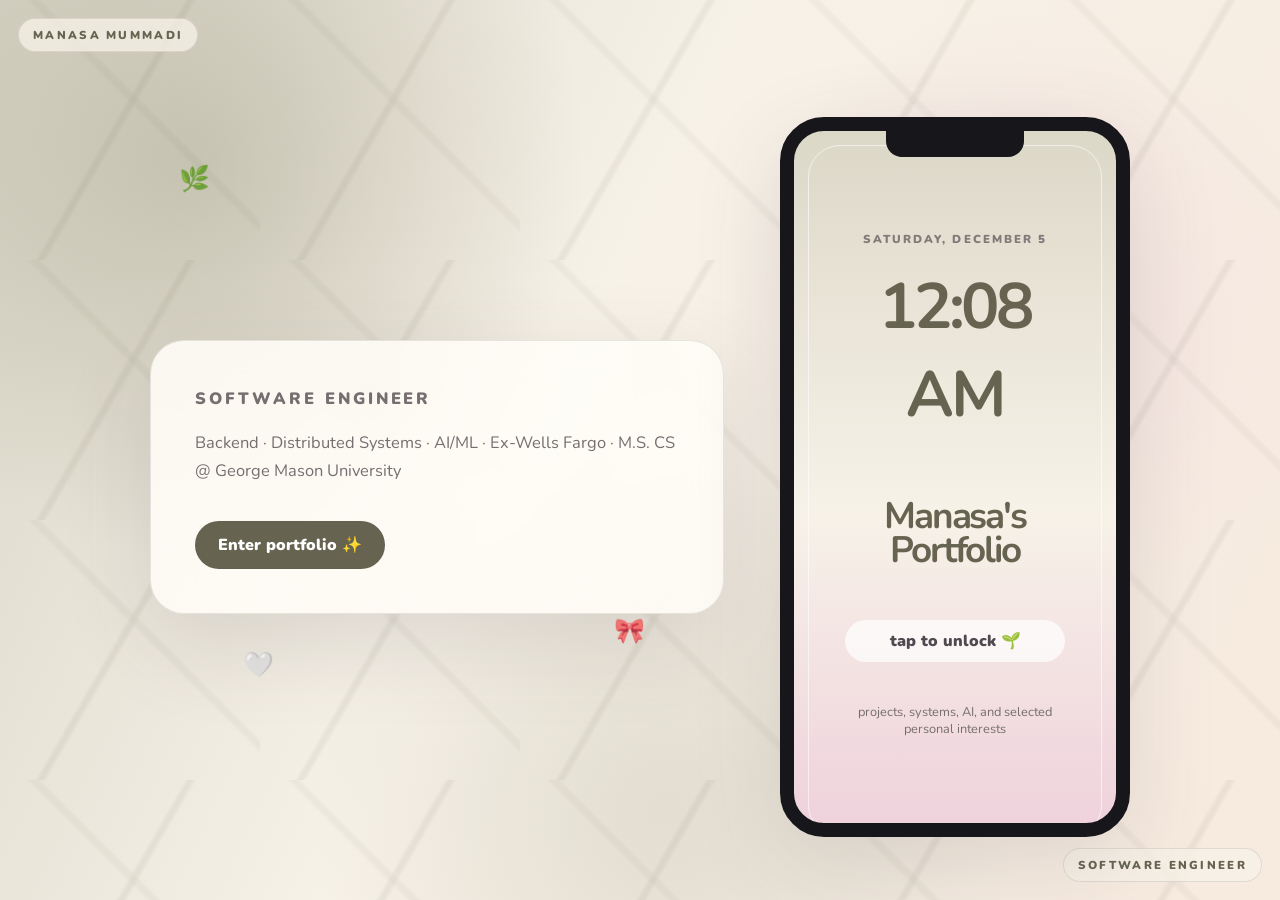
<file: index.html>
<!DOCTYPE html>
<html lang="en">
<head>
  <meta charset="UTF-8" />
  <meta name="viewport" content="width=device-width, initial-scale=1.0" />
  <meta name="description" content="Manasa Mummadi — Software Engineer portfolio" />
  <title>Manasa Mummadi | Portfolio</title>
  <link rel="preconnect" href="https://fonts.googleapis.com">
  <link rel="preconnect" href="https://fonts.gstatic.com" crossorigin>
  <link href="https://fonts.googleapis.com/css2?family=Nunito:wght@500;600;700;800;900&display=swap" rel="stylesheet">
  <link rel="stylesheet" href="styles.css" />
</head>
<body class="locked">
  <main class="lock-page botanical-bg">
    <div class="corner-note left-note">MANASA MUMMADI</div>
    <div class="corner-note right-note">SOFTWARE ENGINEER</div>

    <div class="floaties" aria-hidden="true">
      <span>🌿</span><span>🤍</span><span>🌸</span><span>✨</span><span>🍵</span><span>🎀</span><span>⌘</span>
    </div>

    <section class="lock-card">
      <div class="lock-copy">
       <p class="kicker">SOFTWARE ENGINEER</p>
        <p>Backend · Distributed Systems · AI/ML · Ex-Wells Fargo · M.S. CS @ George Mason University</p>
        <a href="home.html" class="unlock-btn">Enter portfolio ✨</a>
      </div>

      <div class="lock-phone">
        <div class="phone-notch"></div>
        <div class="phone-screen">
          <p id="dateText" class="tiny">SUNDAY, JUNE 14</p>
          <h2 id="timeText">8:35</h2>
          <h3>Manasa's<br>Portfolio</h3>
          <a href="home.html" class="lock-pill">tap to unlock 🌱</a>
         <p class="mini-text">projects, systems, AI, and selected personal interests</p>
        </div>
      </div>
    </section>
  </main>
  <script src="start.js"></script>
</body>
</html>
</file>
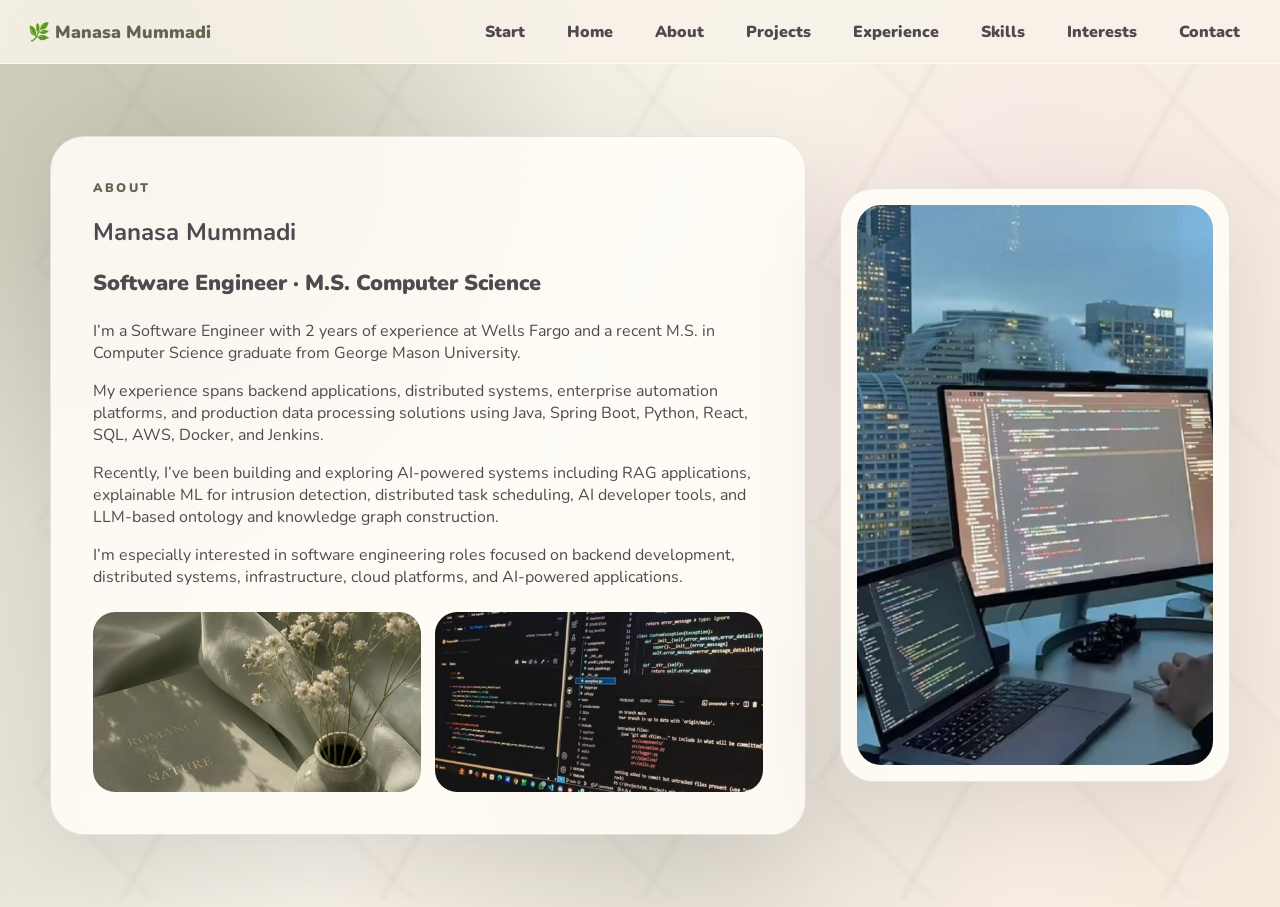
<file: about.html>
<!DOCTYPE html>
<html lang="en">
<head>
  <meta charset="UTF-8" />
  <meta name="viewport" content="width=device-width, initial-scale=1.0" />
  <meta name="description" content="Manasa Mummadi — Software Engineer portfolio" />
  <title>Manasa Mummadi | Portfolio</title>
  <link rel="preconnect" href="https://fonts.googleapis.com">
  <link rel="preconnect" href="https://fonts.gstatic.com" crossorigin>
  <link href="https://fonts.googleapis.com/css2?family=Nunito:wght@500;600;700;800;900&display=swap" rel="stylesheet">
  <link rel="stylesheet" href="styles.css" />
</head>
<body>
  <nav class="nav">
  <a class="brand" href="home.html">🌿 Manasa Mummadi</a>
  <div class="nav-links">
    <a href="index.html">Start</a>
    <a href="home.html">Home</a>
    <a href="about.html">About</a>
    <a href="projects.html">Projects</a>
    <a href="experience.html">Experience</a>
    <a href="skills.html">Skills</a>
    <a href="interests.html">Interests</a>
    <a href="contact.html">Contact</a>
  </div>
</nav>
  <main class="page about-layout">
    <section class="about-text card">
      <p class="kicker">ABOUT</p>
      <h1>Manasa Mummadi</h1>
      <h2>Software Engineer · M.S. Computer Science</h2>
        <p>
          I’m a Software Engineer with 2 years of experience at Wells Fargo and a recent M.S. in Computer Science graduate from George Mason University.
        </p>

        <p>
          My experience spans backend applications, distributed systems, enterprise automation platforms, and production data processing solutions using Java, Spring Boot, Python, React, SQL, AWS, Docker, and Jenkins.
        </p>

        <p>
          Recently, I’ve been building and exploring AI-powered systems including RAG applications, explainable ML for intrusion detection, distributed task scheduling, AI developer tools, and LLM-based ontology and knowledge graph construction.
        </p>

        <p>
          I’m especially interested in software engineering roles focused on backend development, distributed systems, infrastructure, cloud platforms, and AI-powered applications.
        </p>
      <div class="about-mosaic">
        <img src="assets/sage_still_life.png" alt="Sage green still life" />
        <img src="assets/code_closeup.png" alt="Code editor close-up" />
      </div>
    </section>

    <section class="about-visual card">
      <img src="assets/tech_workspace_city.png" alt="Technical workspace with code open on monitors" />
    </section>
  </main>
</body>
</html>
</file>
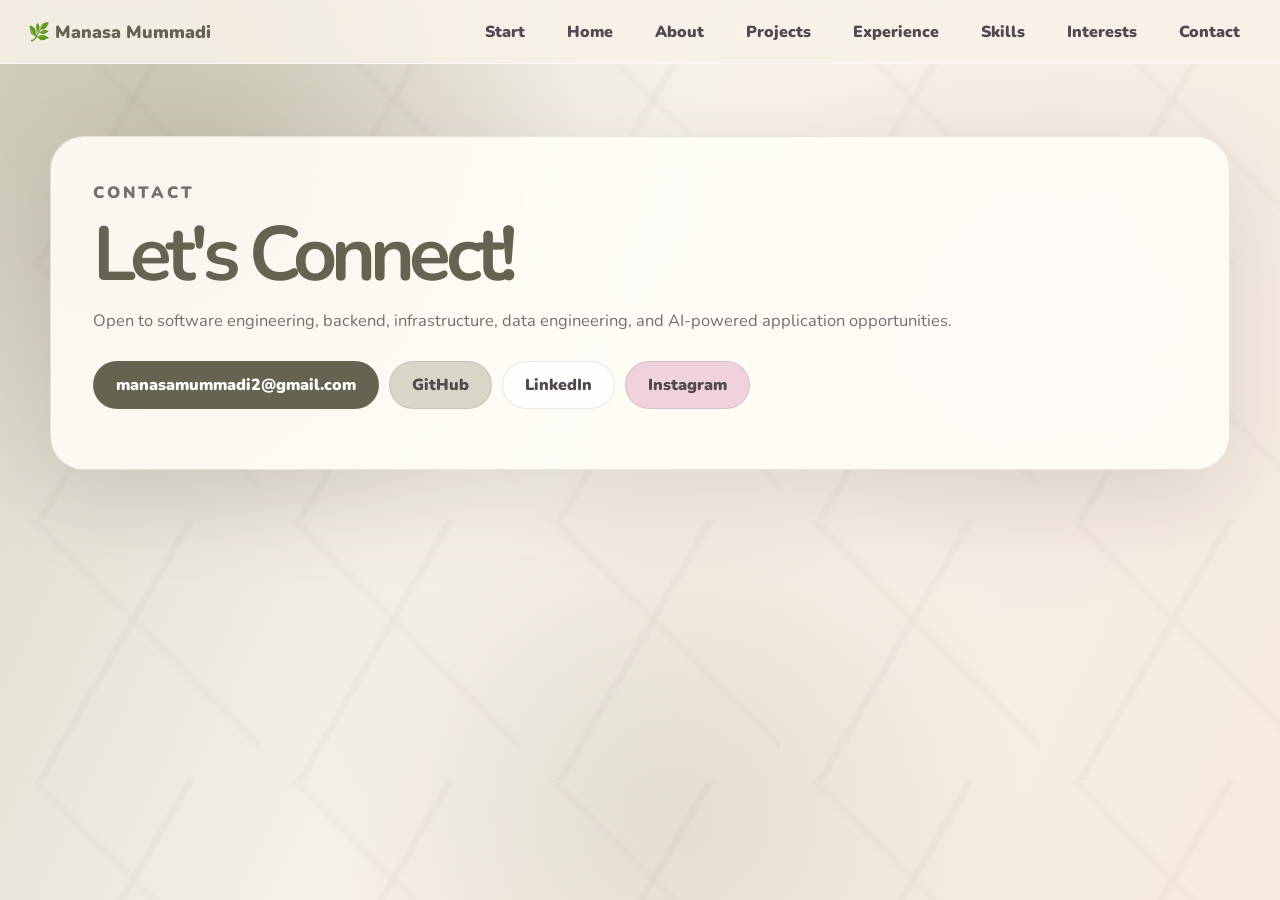
<file: contact.html>
<!DOCTYPE html>
<html lang="en">
<head>
  <meta charset="UTF-8" />
  <meta name="viewport" content="width=device-width, initial-scale=1.0" />
  <meta name="description" content="Manasa Mummadi — Software Engineer portfolio" />
  <title>Manasa Mummadi | Portfolio</title>
  <link rel="preconnect" href="https://fonts.googleapis.com">
  <link rel="preconnect" href="https://fonts.gstatic.com" crossorigin>
  <link href="https://fonts.googleapis.com/css2?family=Nunito:wght@500;600;700;800;900&display=swap" rel="stylesheet">
  <link rel="stylesheet" href="styles.css" />
</head>
<body>
  <nav class="nav">
  <a class="brand" href="home.html">🌿 Manasa Mummadi</a>
  <div class="nav-links">
    <a href="index.html">Start</a>
    <a href="home.html">Home</a>
    <a href="about.html">About</a>
    <a href="projects.html">Projects</a>
    <a href="experience.html">Experience</a>
    <a href="skills.html">Skills</a>
    <a href="interests.html">Interests</a>
    <a href="contact.html">Contact</a>
  </div>
</nav>
  <main class="page">
    <section class="card wide contact">
      <p class="kicker">CONTACT</p>
      <h1>Let's Connect!</h1>
      <p>Open to software engineering, backend, infrastructure, data engineering, and AI-powered application opportunities.</p>
      <div class="button-row">
        <a class="btn primary" href="mailto:manasamummadi2@gmail.com">manasamummadi2@gmail.com</a>
        <a class="btn sage" href="https://github.com/manasamummadi0208" target="_blank" rel="noopener">GitHub</a>
        <a class="btn outline" href="https://www.linkedin.com/in/manasa-mummadi" target="_blank" rel="noopener">LinkedIn</a>
        <a class="btn pink" href="https://instagram.com/manasaanandana" target="_blank" rel="noopener">Instagram</a>
      </div>
    </section>
  </main>
</body>
</html>
</file>
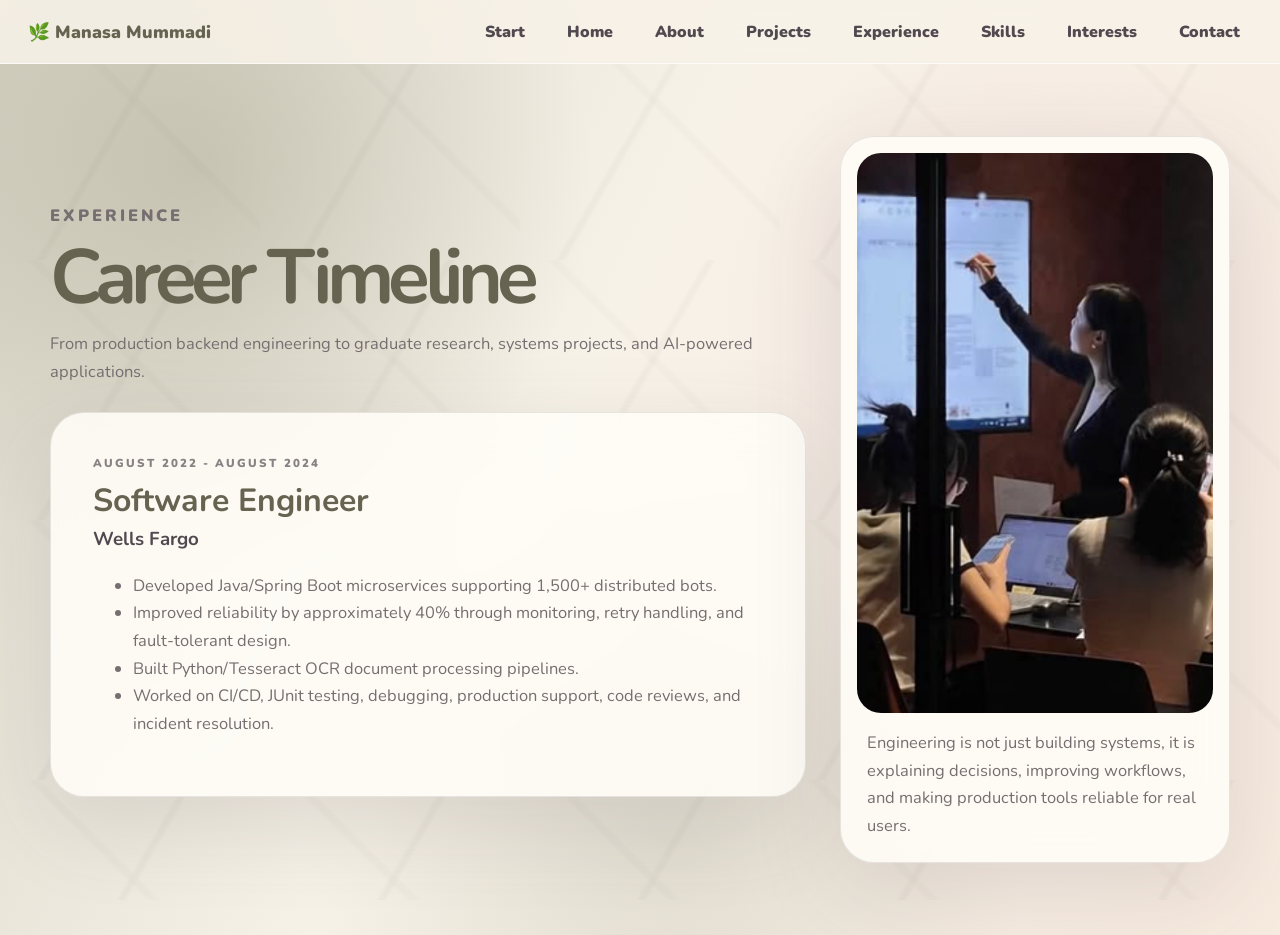
<file: experience.html>
<!DOCTYPE html>
<html lang="en">
<head>
  <meta charset="UTF-8" />
  <meta name="viewport" content="width=device-width, initial-scale=1.0" />
  <meta name="description" content="Manasa Mummadi — Software Engineer portfolio" />
  <title>Manasa Mummadi | Portfolio</title>
  <link rel="preconnect" href="https://fonts.googleapis.com">
  <link rel="preconnect" href="https://fonts.gstatic.com" crossorigin>
  <link href="https://fonts.googleapis.com/css2?family=Nunito:wght@500;600;700;800;900&display=swap" rel="stylesheet">
  <link rel="stylesheet" href="styles.css" />
</head>
<body>
  <nav class="nav">
  <a class="brand" href="home.html">🌿 Manasa Mummadi</a>
  <div class="nav-links">
    <a href="index.html">Start</a>
    <a href="home.html">Home</a>
    <a href="about.html">About</a>
    <a href="projects.html">Projects</a>
    <a href="experience.html">Experience</a>
    <a href="skills.html">Skills</a>
    <a href="interests.html">Interests</a>
    <a href="contact.html">Contact</a>
  </div>
</nav>
  <main class="page experience-layout">
    <section>
      <div class="section-heading">
        <p class="kicker">EXPERIENCE</p>
        <h1>Career Timeline</h1>
        <p>From production backend engineering to graduate research, systems projects, and AI-powered applications.</p>
      </div>

      <article class="timeline card">
        <p class="date">AUGUST 2022 - AUGUST 2024</p>
        <h2>Software Engineer</h2>
        <h3>Wells Fargo</h3>
        <ul>
          <li>Developed Java/Spring Boot microservices supporting 1,500+ distributed bots.</li>
          <li>Improved reliability by approximately 40% through monitoring, retry handling, and fault-tolerant design.</li>
          <li>Built Python/Tesseract OCR document processing pipelines.</li>
          <li>Worked on CI/CD, JUnit testing, debugging, production support, code reviews, and incident resolution.</li>
        </ul>
      </article>
    </section>

    <aside class="experience-image card">
      <img src="assets/presentation_team.png" alt="Team presentation in a meeting room" />
      <p>Engineering is not just building systems, it is explaining decisions, improving workflows, and making production tools reliable for real users.</p>
    </aside>
  </main>
</body>
</html>
</file>
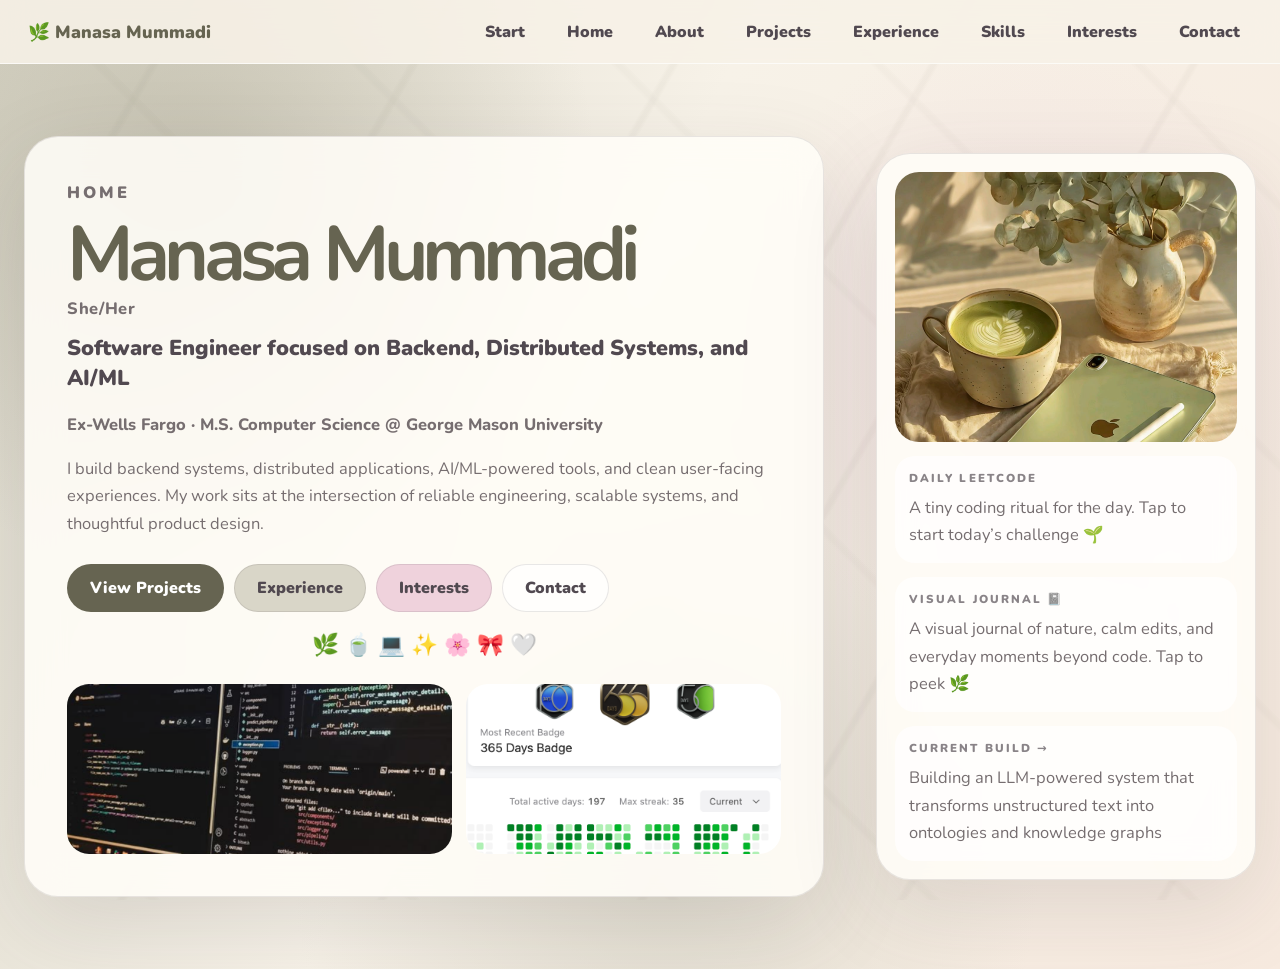
<file: home.html>
<!DOCTYPE html>
<html lang="en">
<head>
  <meta charset="UTF-8" />
  <meta name="viewport" content="width=device-width, initial-scale=1.0" />
  <meta name="description" content="Manasa Mummadi — Software Engineer portfolio" />
  <title>Manasa Mummadi | Portfolio</title>
  <link rel="preconnect" href="https://fonts.googleapis.com">
  <link rel="preconnect" href="https://fonts.gstatic.com" crossorigin>
  <link href="https://fonts.googleapis.com/css2?family=Nunito:wght@500;600;700;800;900&display=swap" rel="stylesheet">
  <link rel="stylesheet" href="styles.css" />
</head>
<body>
  <nav class="nav">
  <a class="brand" href="home.html">🌿 Manasa Mummadi</a>
  <div class="nav-links">
    <a href="index.html">Start</a>
    <a href="home.html">Home</a>
    <a href="about.html">About</a>
    <a href="projects.html">Projects</a>
    <a href="experience.html">Experience</a>
    <a href="skills.html">Skills</a>
    <a href="interests.html">Interests</a>
    <a href="contact.html">Contact</a>
  </div>
</nav>
  <main class="page home-layout">
    <section class="home-card card">
      <p class="kicker">HOME</p>
      <h1>Manasa Mummadi</h1>
        <p class="profile-pronouns">She/Her</p>
        <h2>Software Engineer focused on Backend, Distributed Systems, and AI/ML</h2>
        <p class="profile-location">Ex-Wells Fargo · M.S. Computer Science @ George Mason University</p>
        <p>
          I build backend systems, distributed applications, AI/ML-powered tools, and clean user-facing experiences.
          My work sits at the intersection of reliable engineering, scalable systems, and thoughtful product design.
        </p>
      <div class="button-row">
        <a class="btn primary" href="projects.html">View Projects</a>
        <a class="btn sage" href="experience.html">Experience</a>
        <a class="btn pink" href="interests.html">Interests</a>
        <a class="btn outline" href="contact.html">Contact</a>
      </div>
      <div class="soft-emojis">🌿 🍵 💻 ✨ 🌸 🎀 🤍</div>

      <div class="tech-strip">
        <img src="assets/code_closeup.png" alt="Close-up of code editor" />
        <img src="assets/leetcode_profile.png" alt="LeetCode progress screenshot" />
      </div>
    </section>

    <aside class="journal-panel card">
      <img src="assets/matcha_ipad.png" alt="Matcha latte beside a sage green iPad and notebook" />
      <div class="journal-item">
        <span>DAILY LEETCODE</span>
<a href="https://leetcode.com/problemset/" target="_blank" rel="noopener">A tiny coding ritual for the day. Tap to start today’s challenge 🌱</a>
      </div>
      <div class="journal-item">
        <span>VISUAL JOURNAL 📓</span>
        <a href="https://instagram.com/manasaanandana" target="_blank" rel="noopener">A visual journal of nature, calm edits, and everyday moments beyond code. Tap to peek 🌿</a>
      </div>
      <div class="journal-item">
        <span>CURRENT BUILD →</span>
        <p>Building an LLM-powered system that transforms unstructured text into ontologies and knowledge graphs</p>
      </div>
    </aside>
  </main>
</body>
</html>
</file>
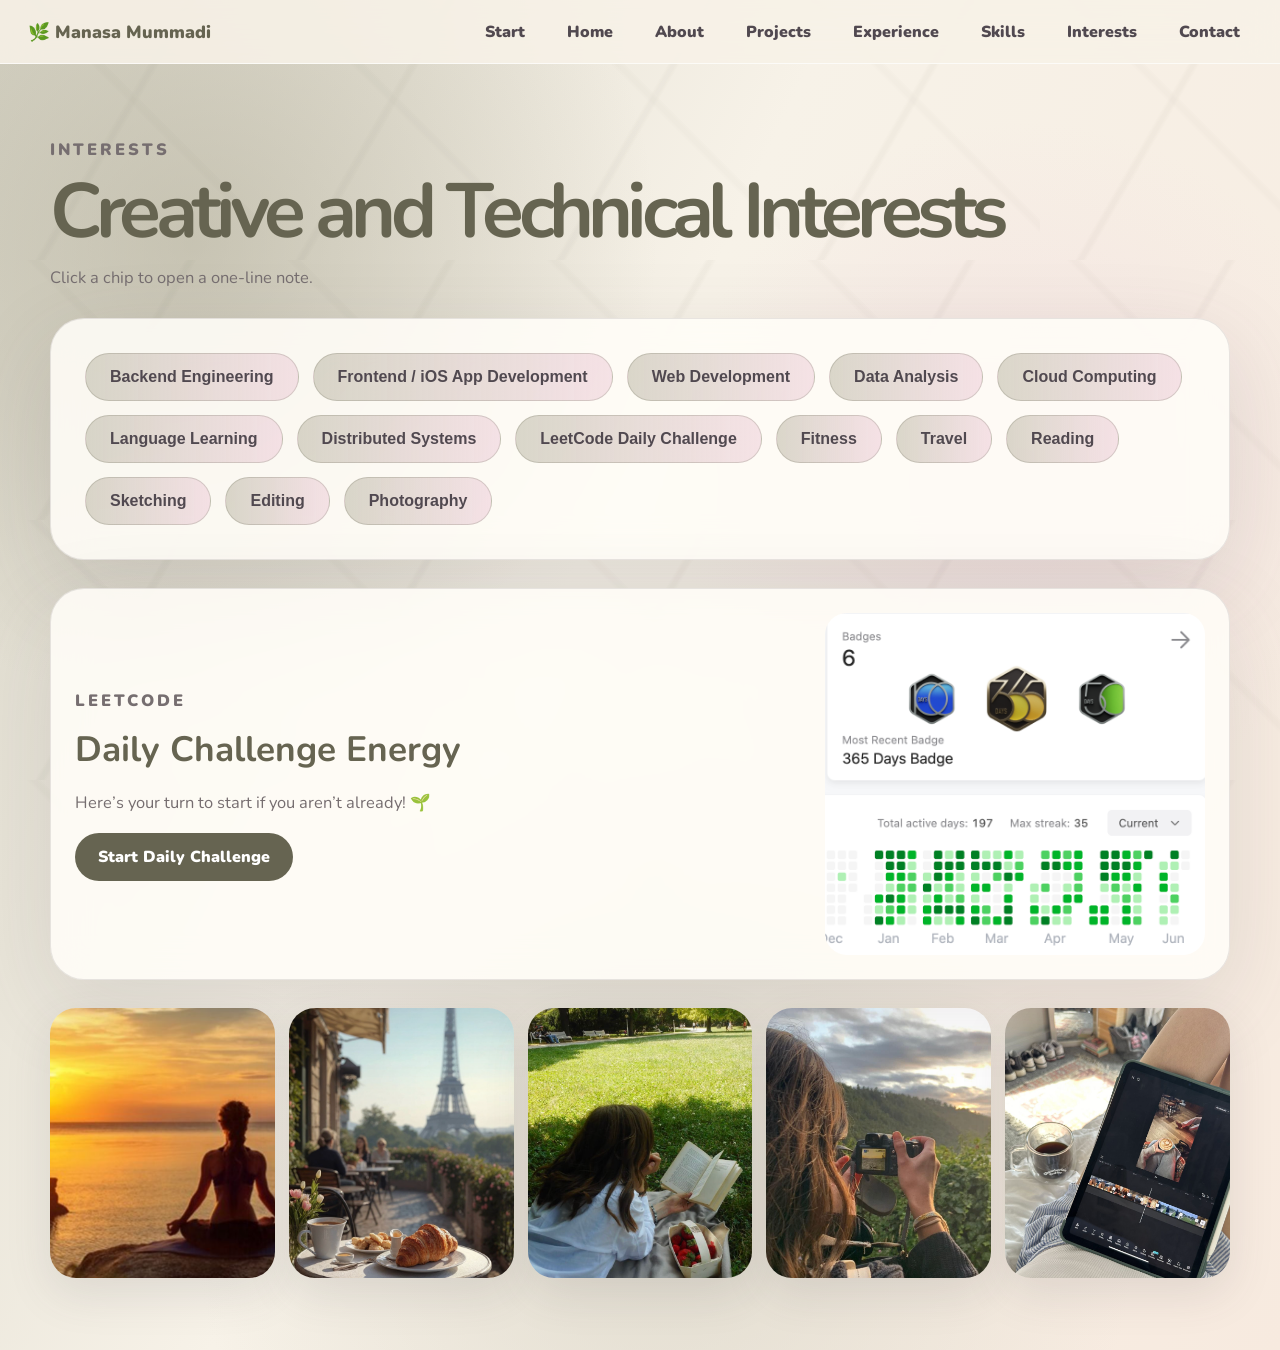
<file: interests.html>
<!DOCTYPE html>
<html lang="en">
<head>
  <meta charset="UTF-8" />
  <meta name="viewport" content="width=device-width, initial-scale=1.0" />
  <meta name="description" content="Manasa Mummadi — Software Engineer portfolio" />
  <title>Manasa Mummadi | Portfolio</title>
  <link rel="preconnect" href="https://fonts.googleapis.com">
  <link rel="preconnect" href="https://fonts.gstatic.com" crossorigin>
  <link href="https://fonts.googleapis.com/css2?family=Nunito:wght@500;600;700;800;900&display=swap" rel="stylesheet">
  <link rel="stylesheet" href="styles.css" />
</head>
<body>
  <nav class="nav">
  <a class="brand" href="home.html">🌿 Manasa Mummadi</a>
  <div class="nav-links">
    <a href="index.html">Start</a>
    <a href="home.html">Home</a>
    <a href="about.html">About</a>
    <a href="projects.html">Projects</a>
    <a href="experience.html">Experience</a>
    <a href="skills.html">Skills</a>
    <a href="interests.html">Interests</a>
    <a href="contact.html">Contact</a>
  </div>
</nav>
  <main class="page interests-page">
    <section class="section-heading">
      <p class="kicker">INTERESTS</p>
      <h1>Creative and Technical Interests</h1>
      <p>Click a chip to open a one-line note.</p>
    </section>

    <section class="interest-shell card">
      <div class="interest-chips">
        <button data-title="Backend Engineering" data-desc="I like building the logic, APIs, and systems that quietly keep products reliable.">Backend Engineering</button>
        <button data-title="Frontend / iOS App Development" data-desc="I enjoy polished interfaces that feel clean, intuitive, and personal.">Frontend / iOS App Development</button>
        <button data-title="Web Development" data-desc="I like turning ideas into interactive pages that people can actually use.">Web Development</button>
        <button data-title="Data Analysis" data-desc="I enjoy finding patterns, asking better questions, and making data easier to understand.">Data Analysis</button>
        <button data-title="Cloud Computing" data-desc="I’m interested in scalable systems, deployment, and reliable cloud-backed services.">Cloud Computing</button>
        <button data-title="Language Learning" data-desc="Learning languages helps me stay curious, patient, and open to new ways of thinking.">Language Learning</button>
        <button data-title="Distributed Systems" data-desc="I like the challenge of coordinating systems that must stay reliable under scale and failure.">Distributed Systems</button>
        <button data-title="LeetCode Daily Challenge" data-desc="Here’s your turn to start if you aren’t already! 🌱">LeetCode Daily Challenge</button>
        <button data-title="Fitness" data-desc="Movement keeps me disciplined, focused, and grounded outside the laptop.">Fitness</button>
        <button data-title="Travel" data-desc="I love seeing new places, especially calm cities, green landscapes, and soft morning light.">Travel</button>
        <button data-title="Reading" data-desc="Reading gives me quiet space to slow down and think deeply.">Reading</button>
        <button data-title="Sketching" data-desc="Sketching helps me notice shapes, details, and composition.">Sketching</button>
        <button data-title="Editing" data-desc="Editing is where my aesthetic side comes out through pacing, color, and tiny details.">Editing</button>
        <button data-title="Photography" data-desc="Photography helps me capture soft light, nature, and moments that feel cinematic.">Photography</button>
      </div>
    </section>

    <section class="leetcode-card card">
      <div>
        <p class="kicker">LEETCODE</p>
        <h2>Daily Challenge Energy</h2>
        <p>Here’s your turn to start if you aren’t already! 🌱</p>
        <a class="btn primary" href="https://leetcode.com/problemset/" target="_blank" rel="noopener">Start Daily Challenge</a>
      </div>
      <img src="assets/leetcode_profile.png" alt="LeetCode badges and activity heatmap" />
    </section>

    <section class="interest-gallery">
      <img src="assets/fitness_sunset.png" alt="Meditating near sunset by the water" />
      <img src="assets/paris_travel.png" alt="Paris cafe with croissant and Eiffel Tower" />
      <img src="assets/reading_park.png" alt="Reading in the park with strawberries" />
      <img src="assets/photography_nature.png" alt="Taking a photo outdoors" />
      <img src="assets/editing_ipad.png" alt="Editing a video on an iPad" />
    </section>
  </main>

  <div id="interestModal" class="modal hidden">
    <div class="modal-card">
      <p class="kicker">INTEREST DETAILS</p>
      <h2 id="modalTitle">Interest</h2>
      <p id="modalDesc">Description</p>
      <button id="closeModal">Close</button>
    </div>
  </div>

  <script src="interests.js"></script>
</body>
</html>
</file>
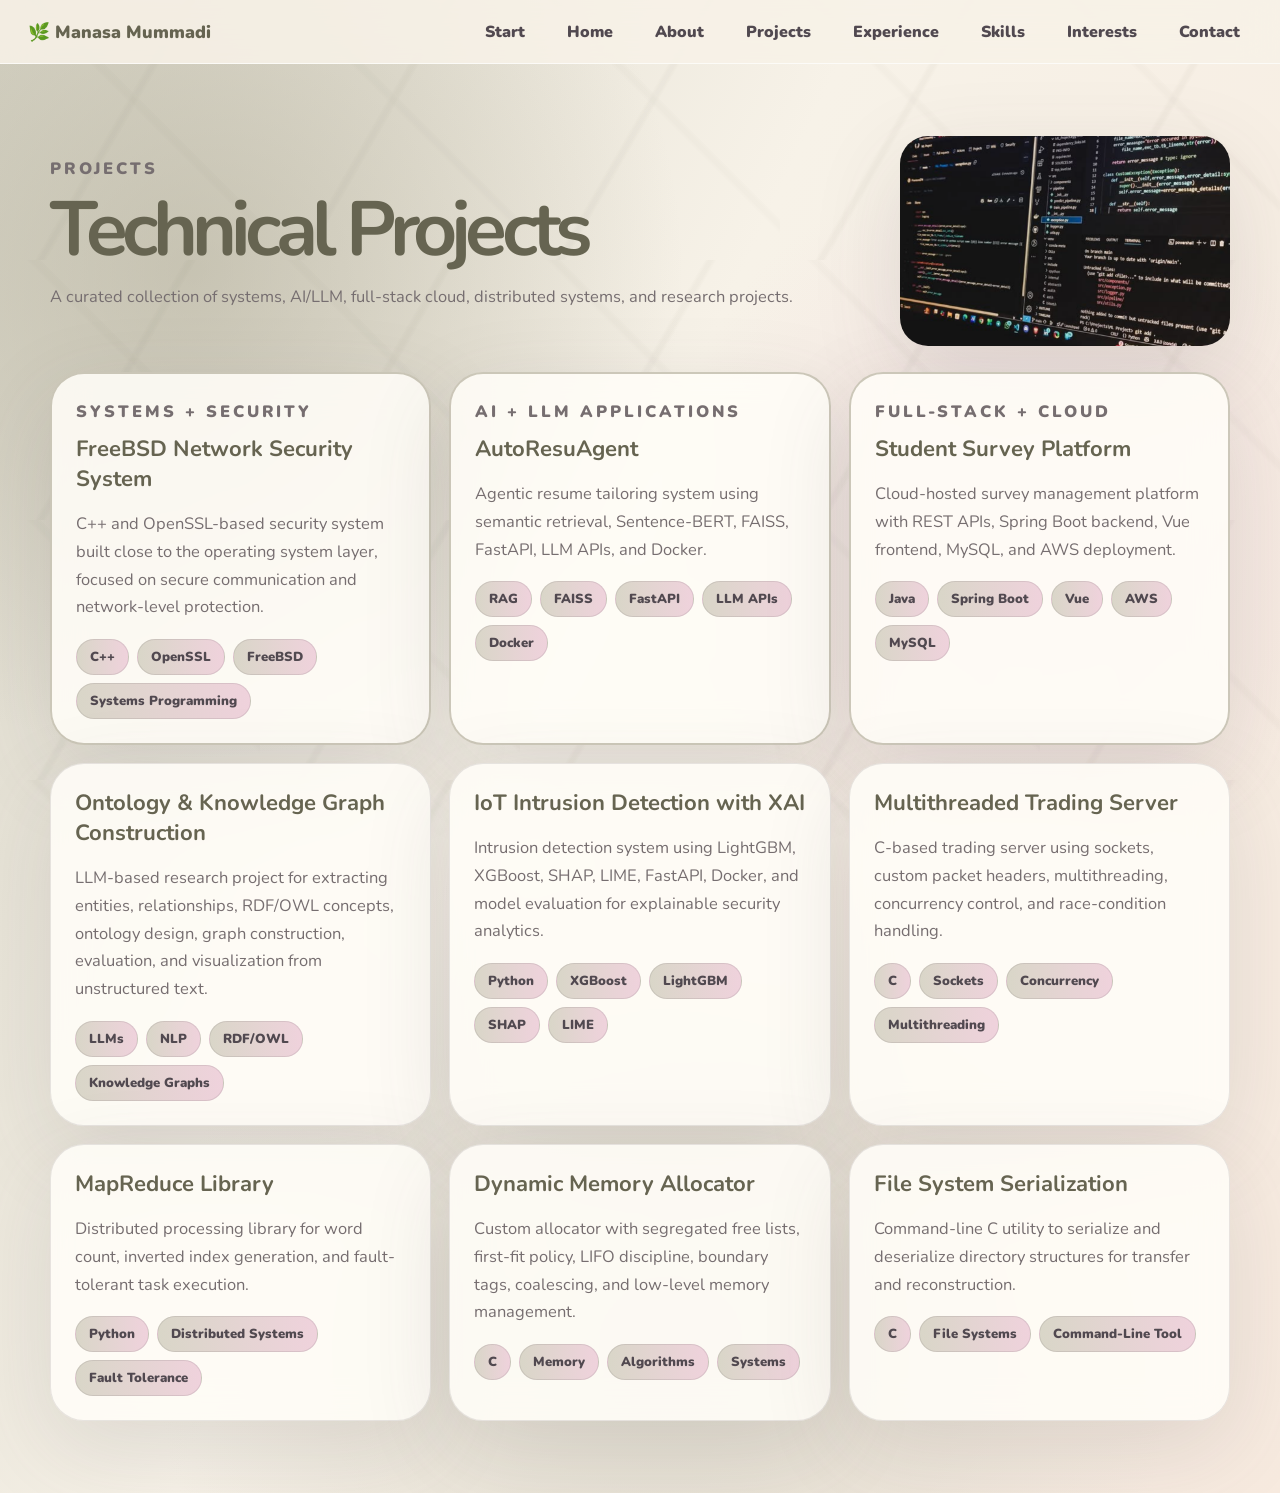
<file: projects.html>
<!DOCTYPE html>

<html lang="en">
<head>
  <meta charset="UTF-8" />
  <meta name="viewport" content="width=device-width, initial-scale=1.0" />
  <meta name="description" content="Manasa Mummadi — Software Engineer portfolio" />
  <title>Manasa Mummadi | Portfolio</title>
  <link rel="preconnect" href="https://fonts.googleapis.com">
  <link rel="preconnect" href="https://fonts.gstatic.com" crossorigin>
  <link href="https://fonts.googleapis.com/css2?family=Nunito:wght@500;600;700;800;900&display=swap" rel="stylesheet">
  <link rel="stylesheet" href="styles.css" />
</head>
<body>
  <nav class="nav">
    <a class="brand" href="home.html">🌿 Manasa Mummadi</a>
    <div class="nav-links">
      <a href="index.html">Start</a>
      <a href="home.html">Home</a>
      <a href="about.html">About</a>
      <a href="projects.html">Projects</a>
      <a href="experience.html">Experience</a>
      <a href="skills.html">Skills</a>
      <a href="interests.html">Interests</a>
      <a href="contact.html">Contact</a>
    </div>
  </nav>

  <main class="page">
    <section class="section-heading project-hero">
      <div>
        <p class="kicker">PROJECTS</p>
        <h1>Technical Projects</h1>
        <p>A curated collection of systems, AI/LLM, full-stack cloud, distributed systems, and research projects.</p>
      </div>
      <img src="assets/code_closeup.png" alt="Code editor close-up" />
    </section>
    
<section class="project-grid">
  <article class="project featured">
    <p class="kind">SYSTEMS + SECURITY</p>
    <h2>FreeBSD Network Security System</h2>
    <p>C++ and OpenSSL-based security system built close to the operating system layer, focused on secure communication and network-level protection.</p>
    <div class="tags">
      <span>C++</span>
      <span>OpenSSL</span>
      <span>FreeBSD</span>
      <span>Systems Programming</span>
    </div>
  </article>

  <article class="project featured">
    <p class="kind">AI + LLM APPLICATIONS</p>
    <h2>AutoResuAgent</h2>
    <p>Agentic resume tailoring system using semantic retrieval, Sentence-BERT, FAISS, FastAPI, LLM APIs, and Docker.</p>
    <div class="tags">
      <span>RAG</span>
      <span>FAISS</span>
      <span>FastAPI</span>
      <span>LLM APIs</span>
      <span>Docker</span>
    </div>
  </article>

  <article class="project featured">
    <p class="kind">FULL-STACK + CLOUD</p>
    <h2>Student Survey Platform</h2>
    <p>Cloud-hosted survey management platform with REST APIs, Spring Boot backend, Vue frontend, MySQL, and AWS deployment.</p>
    <div class="tags">
      <span>Java</span>
      <span>Spring Boot</span>
      <span>Vue</span>
      <span>AWS</span>
      <span>MySQL</span>
    </div>
  </article>

  <article class="project">
    <h2>Ontology & Knowledge Graph Construction</h2>
    <p>LLM-based research project for extracting entities, relationships, RDF/OWL concepts, ontology design, graph construction, evaluation, and visualization from unstructured text.</p>
    <div class="tags">
      <span>LLMs</span>
      <span>NLP</span>
      <span>RDF/OWL</span>
      <span>Knowledge Graphs</span>
    </div>
  </article>

  <article class="project">
    <h2>IoT Intrusion Detection with XAI</h2>
    <p>Intrusion detection system using LightGBM, XGBoost, SHAP, LIME, FastAPI, Docker, and model evaluation for explainable security analytics.</p>
    <div class="tags">
      <span>Python</span>
      <span>XGBoost</span>
      <span>LightGBM</span>
      <span>SHAP</span>
      <span>LIME</span>
    </div>
  </article>

  <article class="project">
    <h2>Multithreaded Trading Server</h2>
    <p>C-based trading server using sockets, custom packet headers, multithreading, concurrency control, and race-condition handling.</p>
    <div class="tags">
      <span>C</span>
      <span>Sockets</span>
      <span>Concurrency</span>
      <span>Multithreading</span>
    </div>
  </article>

  <article class="project">
    <h2>MapReduce Library</h2>
    <p>Distributed processing library for word count, inverted index generation, and fault-tolerant task execution.</p>
    <div class="tags">
      <span>Python</span>
      <span>Distributed Systems</span>
      <span>Fault Tolerance</span>
    </div>
  </article>

  <article class="project">
    <h2>Dynamic Memory Allocator</h2>
    <p>Custom allocator with segregated free lists, first-fit policy, LIFO discipline, boundary tags, coalescing, and low-level memory management.</p>
    <div class="tags">
      <span>C</span>
      <span>Memory</span>
      <span>Algorithms</span>
      <span>Systems</span>
    </div>
  </article>

  <article class="project">
    <h2>File System Serialization</h2>
    <p>Command-line C utility to serialize and deserialize directory structures for transfer and reconstruction.</p>
    <div class="tags">
      <span>C</span>
      <span>File Systems</span>
      <span>Command-Line Tool</span>
    </div>
  </article>
</section>


  </main>
</body>
</html>
</file>
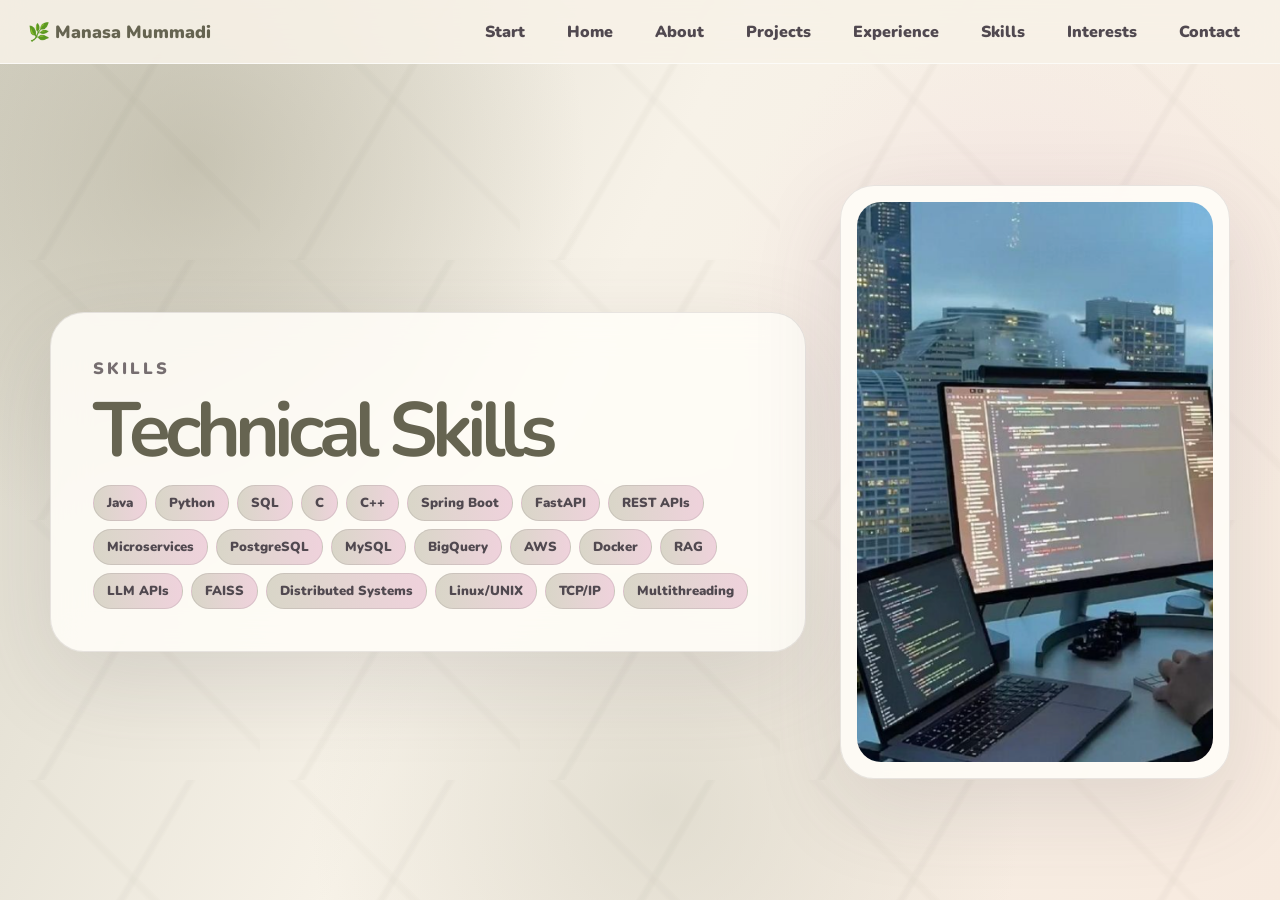
<file: skills.html>
<!DOCTYPE html>
<html lang="en">
<head>
  <meta charset="UTF-8" />
  <meta name="viewport" content="width=device-width, initial-scale=1.0" />
  <meta name="description" content="Manasa Mummadi — Software Engineer portfolio" />
  <title>Manasa Mummadi | Portfolio</title>
  <link rel="preconnect" href="https://fonts.googleapis.com">
  <link rel="preconnect" href="https://fonts.gstatic.com" crossorigin>
  <link href="https://fonts.googleapis.com/css2?family=Nunito:wght@500;600;700;800;900&display=swap" rel="stylesheet">
  <link rel="stylesheet" href="styles.css" />
</head>
<body>
  <nav class="nav">
  <a class="brand" href="home.html">🌿 Manasa Mummadi</a>
  <div class="nav-links">
    <a href="index.html">Start</a>
    <a href="home.html">Home</a>
    <a href="about.html">About</a>
    <a href="projects.html">Projects</a>
    <a href="experience.html">Experience</a>
    <a href="skills.html">Skills</a>
    <a href="interests.html">Interests</a>
    <a href="contact.html">Contact</a>
  </div>
</nav>
  <main class="page skills-layout">
    <section class="card wide">
      <p class="kicker">SKILLS</p>
      <h1>Technical Skills</h1>
      <div class="pills">
        <span>Java</span><span>Python</span><span>SQL</span><span>C</span><span>C++</span>
        <span>Spring Boot</span><span>FastAPI</span><span>REST APIs</span><span>Microservices</span>
        <span>PostgreSQL</span><span>MySQL</span><span>BigQuery</span><span>AWS</span><span>Docker</span>
        <span>RAG</span><span>LLM APIs</span><span>FAISS</span><span>Distributed Systems</span>
        <span>Linux/UNIX</span><span>TCP/IP</span><span>Multithreading</span>
      </div>
    </section>
    <aside class="skill-image card">
      <img src="assets/tech_workspace_city.png" alt="Tech workspace with coding monitors" />
    </aside>
  </main>
</body>
</html>
</file>
<file: styles.css>
/* Manasa Mummadi — Pinterest sage portfolio with tech side */

:root {
  --sage: #a7a38e;
  --sage-dark: #666451;
  --sage-mid: #8e8b75;
  --sage-light: #d9d6c8;
  --cream: #f7f2e8;
  --warm: #efe6d5;
  --paper: rgba(255, 253, 248, 0.88);
  --pink: #efd2dc;
  --pink-dark: #bf8298;
  --ink: #514950;
  --muted: #766e70;
  --line: rgba(81, 73, 80, 0.13);
  --shadow: 0 28px 90px rgba(81, 73, 80, 0.14);
}

* { box-sizing: border-box; }

html { scroll-behavior: smooth; }

body {
  margin: 0;
  font-family: "Nunito", system-ui, -apple-system, BlinkMacSystemFont, "Segoe UI", sans-serif;
  color: var(--ink);
  min-height: 100vh;
  background:
    radial-gradient(circle at 15% 18%, rgba(167, 163, 142, .48), transparent 30%),
    radial-gradient(circle at 80% 35%, rgba(239, 210, 220, .42), transparent 26%),
    radial-gradient(circle at 52% 90%, rgba(217, 214, 200, .72), transparent 34%),
    linear-gradient(115deg, var(--sage-light), var(--cream) 44%, #f7eadf);
  overflow-x: hidden;
}

body.locked { overflow: hidden; }

a { color: inherit; text-decoration: none; }

.hidden { display: none !important; }

.botanical-bg::before,
body::before {
  content: "";
  position: fixed;
  inset: 0;
  pointer-events: none;
  z-index: -1;
  opacity: .20;
  background:
    linear-gradient(120deg, transparent 0 45%, rgba(102,100,81,.18) 46% 47%, transparent 48%),
    linear-gradient(45deg, transparent 0 55%, rgba(102,100,81,.12) 56% 57%, transparent 58%);
  background-size: 260px 260px;
}

.lock-page {
  min-height: 100vh;
  display: grid;
  place-items: center;
  padding: 36px;
  position: relative;
}

.corner-note {
  position: fixed;
  background: rgba(247, 242, 232, .76);
  border: 1px solid var(--line);
  color: var(--sage-dark);
  border-radius: 999px;
  font-size: .72rem;
  letter-spacing: .20em;
  font-weight: 900;
  padding: 8px 14px;
}

.left-note { top: 18px; left: 18px; }
.right-note { bottom: 18px; right: 18px; }

.floaties span {
  position: fixed;
  font-size: 1.55rem;
  opacity: .82;
  animation: float 6s ease-in-out infinite;
}

.floaties span:nth-child(1){ top: 18%; left: 14%; }
.floaties span:nth-child(2){ top: 72%; left: 19%; animation-delay: .8s; }
.floaties span:nth-child(3){ top: 22%; right: 22%; animation-delay: 1.3s; }
.floaties span:nth-child(4){ bottom: 18%; right: 18%; animation-delay: 1.8s; }
.floaties span:nth-child(5){ top: 54%; right: 32%; animation-delay: 2.3s; }
.floaties span:nth-child(6){ bottom: 28%; left: 48%; animation-delay: 2.8s; }
.floaties span:nth-child(7){ top: 42%; left: 28%; animation-delay: 3.2s; }

@keyframes float {
  0%, 100% { transform: translateY(0); }
  50% { transform: translateY(-14px); }
}

.lock-card {
  width: min(980px, 100%);
  display: grid;
  grid-template-columns: 1fr 350px;
  gap: 56px;
  align-items: center;
}

.lock-copy,
.card,
.project {
  background: var(--paper);
  border: 1px solid var(--line);
  border-radius: 34px;
  box-shadow: var(--shadow);
  backdrop-filter: blur(18px);
}

.lock-copy {
  padding: 44px;
}

.kicker {
  margin: 0 0 10px;
  color: var(--sage-dark);
  letter-spacing: .18em;
  font-size: .78rem;
  font-weight: 900;
  text-transform: uppercase;
}

.lock-copy h1,
.home-card h1,
.wide h1,
.section-heading h1,
.contact h1 {
  margin: 12px 0 12px;
  color: var(--sage-dark);
  font-size: clamp(3.2rem, 6vw, 5.2rem);
  line-height: .94;
  letter-spacing: -.075em;
}

.lock-copy p,
.home-card p,
.wide p,
.section-heading p,
.timeline li,
.project p,
.journal-item p,
.journal-item a,
.about-visual p,
.leetcode-card p,
.experience-image p {
  color: var(--muted);
  font-size: 1.03rem;
  line-height: 1.68;
}

.unlock-btn,
.btn {
  border: 1px solid var(--line);
  border-radius: 999px;
  padding: 12px 22px;
  font-weight: 900;
  cursor: pointer;
  display: inline-flex;
  align-items: center;
  justify-content: center;
}

.unlock-btn {
  margin-top: 20px;
  background: var(--sage-dark);
  color: white;
}

.lock-phone {
  width: 350px;
  height: 720px;
  border: 14px solid #17161a;
  border-radius: 44px;
  background: linear-gradient(180deg, #dcd8c8, #f7f2e8 55%, #efd2dc);
  box-shadow: var(--shadow);
  position: relative;
  overflow: hidden;
}

.phone-notch {
  position: absolute;
  top: 0;
  left: 50%;
  width: 138px;
  height: 26px;
  transform: translateX(-50%);
  border-radius: 0 0 16px 16px;
  background: #17161a;
  z-index: 5;
}

.phone-screen {
  height: 100%;
  margin: 14px;
  border-radius: 32px;
  border: 1px solid rgba(255,255,255,.58);
  display: flex;
  flex-direction: column;
  align-items: center;
  text-align: center;
  justify-content: center;
  padding: 36px;
}

.tiny,
.journal-item span,
.kind,
.date {
  display: block;
  margin: 0 0 8px;
  color: rgba(81,73,80,.68);
  letter-spacing: .18em;
  font-size: .72rem;
  font-weight: 900;
  text-transform: uppercase;
}

.phone-screen h2 {
  margin: 8px 0 60px;
  color: var(--sage-dark);
  font-size: 4rem;
  letter-spacing: -.05em;
}

.phone-screen h3 {
  margin: 0 0 52px;
  color: var(--sage-dark);
  font-size: 2.3rem;
  line-height: .94;
  letter-spacing: -.06em;
}

.lock-pill {
  width: 220px;
  border-radius: 999px;
  background: rgba(255,255,255,.72);
  padding: 10px;
  font-weight: 900;
}

.mini-text {
  margin-top: 42px;
  color: var(--muted);
  font-size: .8rem;
  line-height: 1.35;
}

/* Nav and pages */
.nav {
  position: sticky;
  top: 0;
  z-index: 100;
  height: 64px;
  display: flex;
  align-items: center;
  justify-content: space-between;
  padding: 0 max(28px, calc((100vw - 1240px) / 2));
  background: rgba(247, 242, 232, .88);
  border-bottom: 1px solid rgba(255,255,255,.7);
  backdrop-filter: blur(18px);
}

.brand {
  color: var(--sage-dark);
  font-size: 1.1rem;
  font-weight: 900;
}

.nav-links {
  display: flex;
  gap: 18px;
  font-weight: 900;
}

.nav-links a {
  padding: 8px 12px;
  border-radius: 999px;
}

.nav-links a:hover {
  background: rgba(255,255,255,.7);
}

.page {
  width: min(1180px, calc(100vw - 48px));
  min-height: calc(100vh - 64px);
  margin: 0 auto;
  padding: 72px 0;
}

.home-layout {
  width: min(1240px, calc(100vw - 48px));
  display: grid;
  grid-template-columns: 1fr 380px;
  gap: 52px;
  align-items: center;
}

.home-card,
.wide,
.timeline,
.about-text {
  padding: 42px;
}

.home-card h2,
.wide h2,
.about-text h2 {
  margin: 0 0 22px;
  color: var(--ink);
  font-size: 1.35rem;
  font-weight: 900;
}

.button-row {
  display: flex;
  flex-wrap: wrap;
  gap: 10px;
  margin: 26px 0 18px;
}

.btn.primary {
  color: white;
  background: var(--sage-dark);
  border-color: transparent;
}

.btn.sage {
  background: var(--sage-light);
}

.btn.pink {
  background: var(--pink);
}

.btn.outline {
  background: rgba(255,255,255,.7);
}

.soft-emojis {
  margin-top: 18px;
  display: flex;
  justify-content: space-around;
  font-size: 1.35rem;
}

.tech-strip {
  margin-top: 24px;
  display: grid;
  grid-template-columns: 1.1fr .9fr;
  gap: 14px;
}

.tech-strip img {
  width: 100%;
  height: 170px;
  object-fit: cover;
  border-radius: 22px;
}

.journal-panel {
  padding: 18px;
}

.journal-panel img,
.about-visual img,
.experience-image img,
.skill-image img {
  width: 100%;
  display: block;
  border-radius: 24px;
  object-fit: cover;
}

.journal-panel img {
  height: 270px;
}

.journal-item {
  margin-top: 14px;
  padding: 14px;
  background: rgba(255,255,255,.66);
  border-radius: 20px;
}

.journal-item p,
.journal-item a {
  display: block;
  margin: 0;
}

.about-layout,
.experience-layout,
.skills-layout {
  display: grid;
  grid-template-columns: 1fr 390px;
  gap: 34px;
  align-items: center;
}

.about-visual,
.experience-image,
.skill-image {
  padding: 16px;
}

.about-visual img,
.experience-image img,
.skill-image img {
  height: 560px;
}

.about-visual p,
.experience-image p {
  margin: 16px 10px 6px;
}

.about-mosaic {
  margin-top: 24px;
  display: grid;
  grid-template-columns: 1fr 1fr;
  gap: 14px;
}

.about-mosaic img {
  width: 100%;
  height: 180px;
  object-fit: cover;
  border-radius: 22px;
}

.section-heading {
  margin-bottom: 26px;
}

.project-hero {
  display: grid;
  grid-template-columns: 1fr 330px;
  gap: 26px;
  align-items: center;
}

.project-hero img {
  width: 100%;
  height: 210px;
  object-fit: cover;
  border-radius: 28px;
  box-shadow: var(--shadow);
}

.project-grid {
  display: grid;
  grid-template-columns: repeat(3, 1fr);
  gap: 18px;
}

.project {
  padding: 24px;
}

.project.featured {
  border: 2px solid rgba(167,163,142,.58);
}

.project h2 {
  margin: 0 0 12px;
  color: var(--sage-dark);
  font-size: 1.38rem;
}

.tags,
.pills {
  display: flex;
  flex-wrap: wrap;
  gap: 8px;
  margin-top: 18px;
}

.tags span,
.pills span,
.pills a {
  border-radius: 999px;
  border: 1px solid var(--line);
  background: linear-gradient(90deg, var(--sage-light), var(--pink));
  color: var(--ink);
  padding: 8px 13px;
  font-size: .82rem;
  font-weight: 900;
}

.timeline h2 {
  margin: 0;
  color: var(--sage-dark);
  font-size: 2rem;
}

.timeline h3 {
  margin: 4px 0 20px;
}

.interest-shell {
  padding: 34px;
}

.interest-chips {
  display: flex;
  flex-wrap: wrap;
  gap: 14px;
}

.interest-chips button {
  border: 1px solid rgba(102,100,81,.22);
  border-radius: 999px;
  padding: 14px 24px;
  background: linear-gradient(90deg, rgba(167,163,142,.42), rgba(239,210,220,.62));
  color: var(--ink);
  font-weight: 900;
  font-size: 1rem;
  cursor: pointer;
}

.interest-chips button:hover {
  outline: 3px solid rgba(167,163,142,.35);
}

.leetcode-card {
  margin-top: 28px;
  padding: 24px;
  display: grid;
  grid-template-columns: 1fr 380px;
  gap: 24px;
  align-items: center;
}

.leetcode-card h2 {
  margin: 0 0 12px;
  color: var(--sage-dark);
  font-size: 2.2rem;
}

.leetcode-card img {
  width: 100%;
  border-radius: 22px;
  object-fit: cover;
}

.interest-gallery {
  margin-top: 28px;
  display: grid;
  grid-template-columns: repeat(5, 1fr);
  gap: 14px;
}

.interest-gallery img {
  width: 100%;
  height: 270px;
  border-radius: 26px;
  object-fit: cover;
  box-shadow: 0 16px 45px rgba(81,73,80,.13);
}

.modal {
  position: fixed;
  inset: 0;
  z-index: 200;
  display: grid;
  place-items: center;
  background: rgba(81,73,80,.48);
  padding: 24px;
}

.modal-card {
  width: min(760px, 100%);
  background: var(--paper);
  border-radius: 32px;
  padding: 38px;
  box-shadow: var(--shadow);
}

.modal-card h2 {
  margin: 0 0 18px;
  color: var(--sage-dark);
  font-size: clamp(2.4rem, 6vw, 4rem);
  letter-spacing: -.06em;
}

.modal-card p {
  color: var(--muted);
  font-size: 1.15rem;
  line-height: 1.7;
}

.modal-card button {
  border: 0;
  border-radius: 999px;
  background: var(--pink);
  color: var(--ink);
  padding: 12px 24px;
  font-weight: 900;
  cursor: pointer;
}

.contact {
  min-height: 310px;
}

@media (max-width: 1080px) {
  .lock-card,
  .home-layout,
  .about-layout,
  .experience-layout,
  .skills-layout,
  .project-hero,
  .leetcode-card {
    grid-template-columns: 1fr;
  }

  .lock-phone {
    justify-self: center;
  }

  .project-grid {
    grid-template-columns: repeat(2, 1fr);
  }

  .interest-gallery {
    grid-template-columns: repeat(2, 1fr);
  }

  .about-visual img,
  .experience-image img,
  .skill-image img {
    height: 420px;
  }
}

@media (max-width: 780px) {
  .nav {
    overflow-x: auto;
    gap: 20px;
  }

  .nav-links {
    white-space: nowrap;
  }

  .project-grid,
  .interest-gallery {
    grid-template-columns: 1fr;
  }
}

@media (max-width: 520px) {
  .page {
    width: calc(100vw - 28px);
    padding: 54px 0;
  }

  .lock-phone {
    width: min(350px, 94vw);
    height: 680px;
  }

  .home-card,
  .wide,
  .timeline,
  .lock-copy,
  .about-text {
    padding: 28px;
  }

  .corner-note {
    font-size: .62rem;
  }

  .tech-strip,
  .about-mosaic {
    grid-template-columns: 1fr;
  }
}
.profile-pronouns {
  margin: -8px 0 10px;
  color: var(--muted);
  font-weight: 800;
  letter-spacing: 0.04em;
}

.profile-location {
  margin-top: -4px;
  color: var(--sage-dark);
  font-weight: 800;
}
</file>
